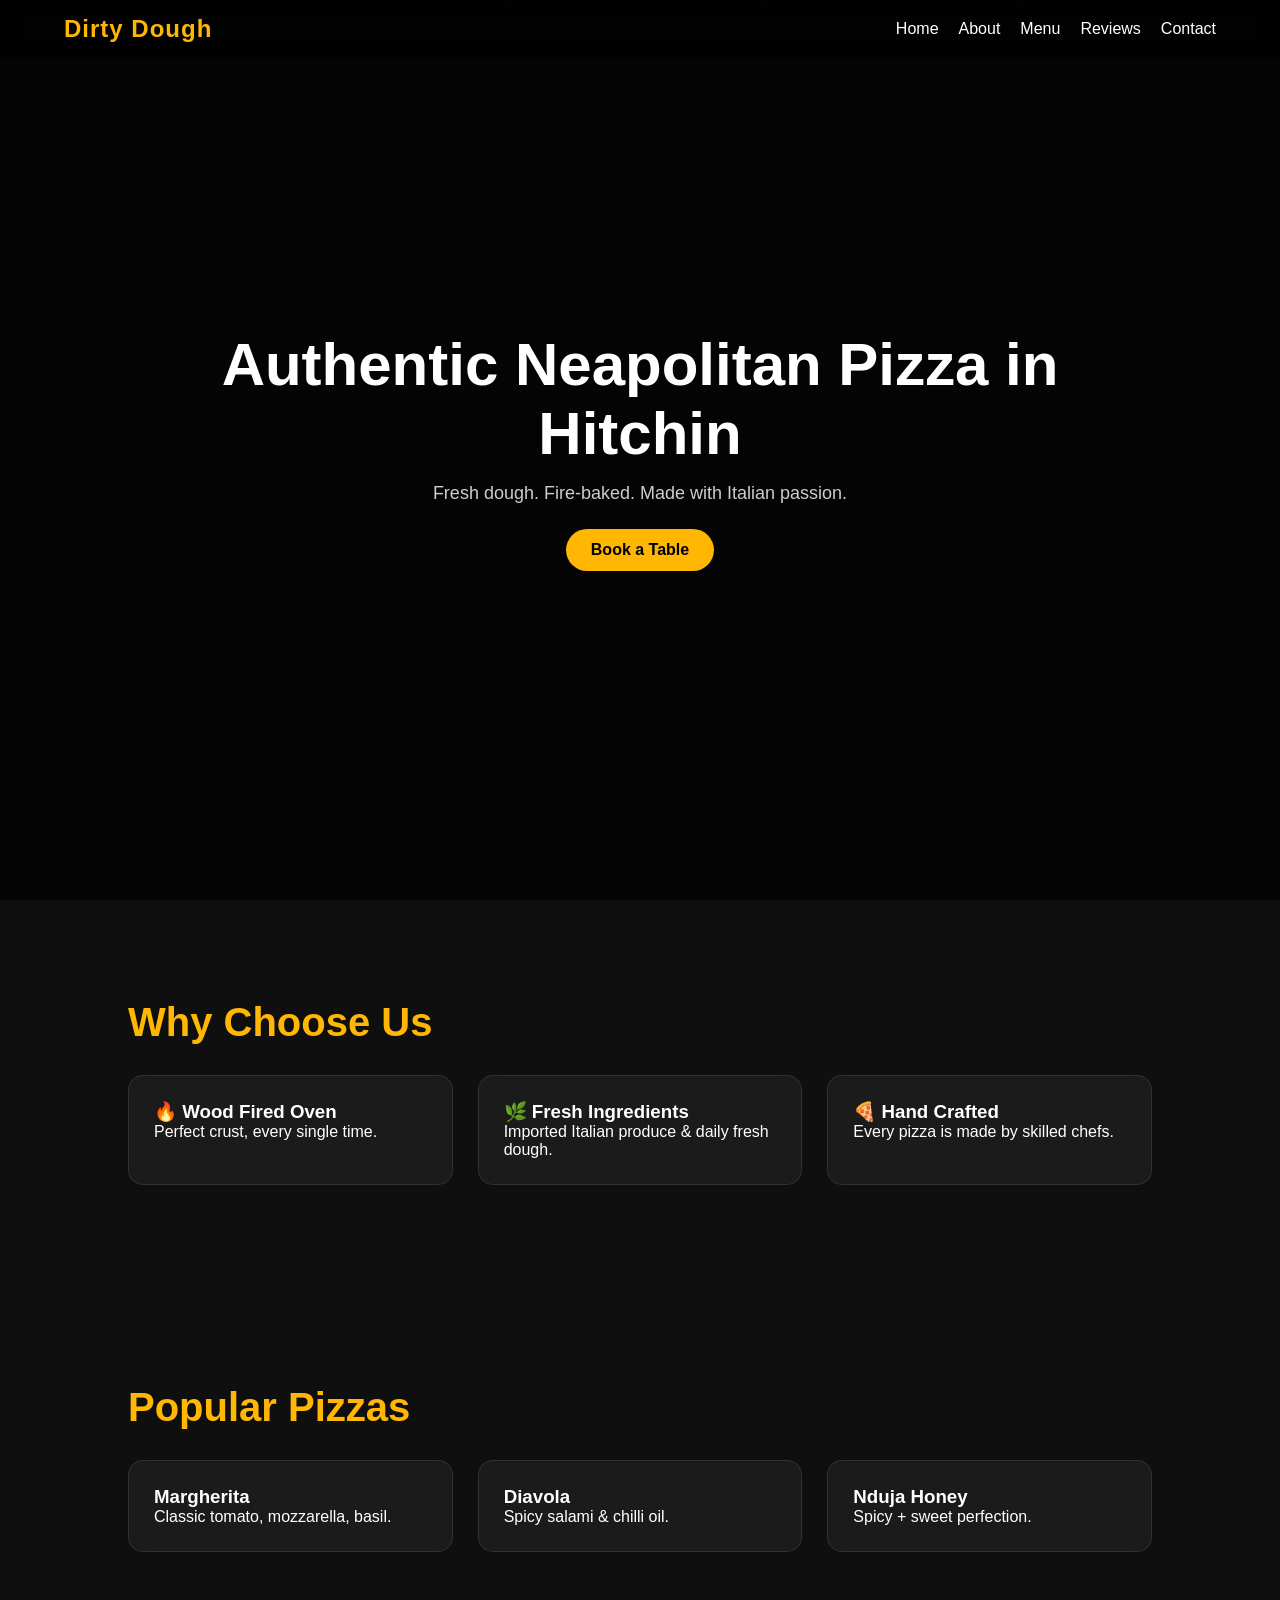
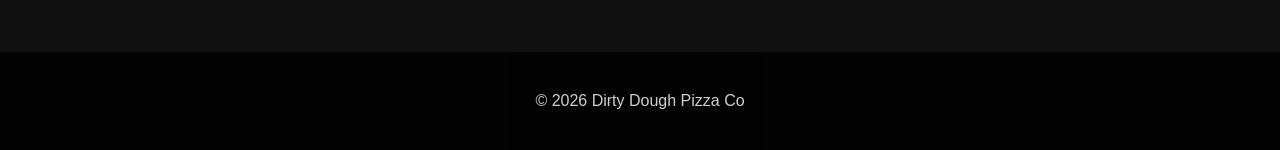
<file: index.html>
<!DOCTYPE html>
<html>
<head>
<title>Dirty Dough Pizza Co</title>
<link rel="stylesheet" href="style.css">
</head>

<body>

<header>
<nav>
<h2>Dirty Dough</h2>
<ul>
<li><a href="index.html">Home</a></li>
<li><a href="about.html">About</a></li>
<li><a href="services.html">Menu</a></li>
<li><a href="testimonials.html">Reviews</a></li>
<li><a href="contact.html">Contact</a></li>
</ul>
</nav>
</header>

<section class="hero">
<h1>Authentic Neapolitan Pizza in Hitchin</h1>
<p>Fresh dough. Fire-baked. Made with Italian passion.</p>
<a class="btn" href="contact.html">Book a Table</a>
</section>

<section class="section">
<h2>Why Choose Us</h2>

<div class="cards">
<div class="card">
<h3>🔥 Wood Fired Oven</h3>
<p>Perfect crust, every single time.</p>
</div>

<div class="card">
<h3>🌿 Fresh Ingredients</h3>
<p>Imported Italian produce & daily fresh dough.</p>
</div>

<div class="card">
<h3>🍕 Hand Crafted</h3>
<p>Every pizza is made by skilled chefs.</p>
</div>
</div>

</section>

<section class="section">
<h2>Popular Pizzas</h2>

<div class="cards">
<div class="card">
<h3>Margherita</h3>
<p>Classic tomato, mozzarella, basil.</p>
</div>

<div class="card">
<h3>Diavola</h3>
<p>Spicy salami & chilli oil.</p>
</div>

<div class="card">
<h3>Nduja Honey</h3>
<p>Spicy + sweet perfection.</p>
</div>
</div>

</section>

<footer>
<p>© 2026 Dirty Dough Pizza Co</p>
</footer>

</body>
</html>
</file>
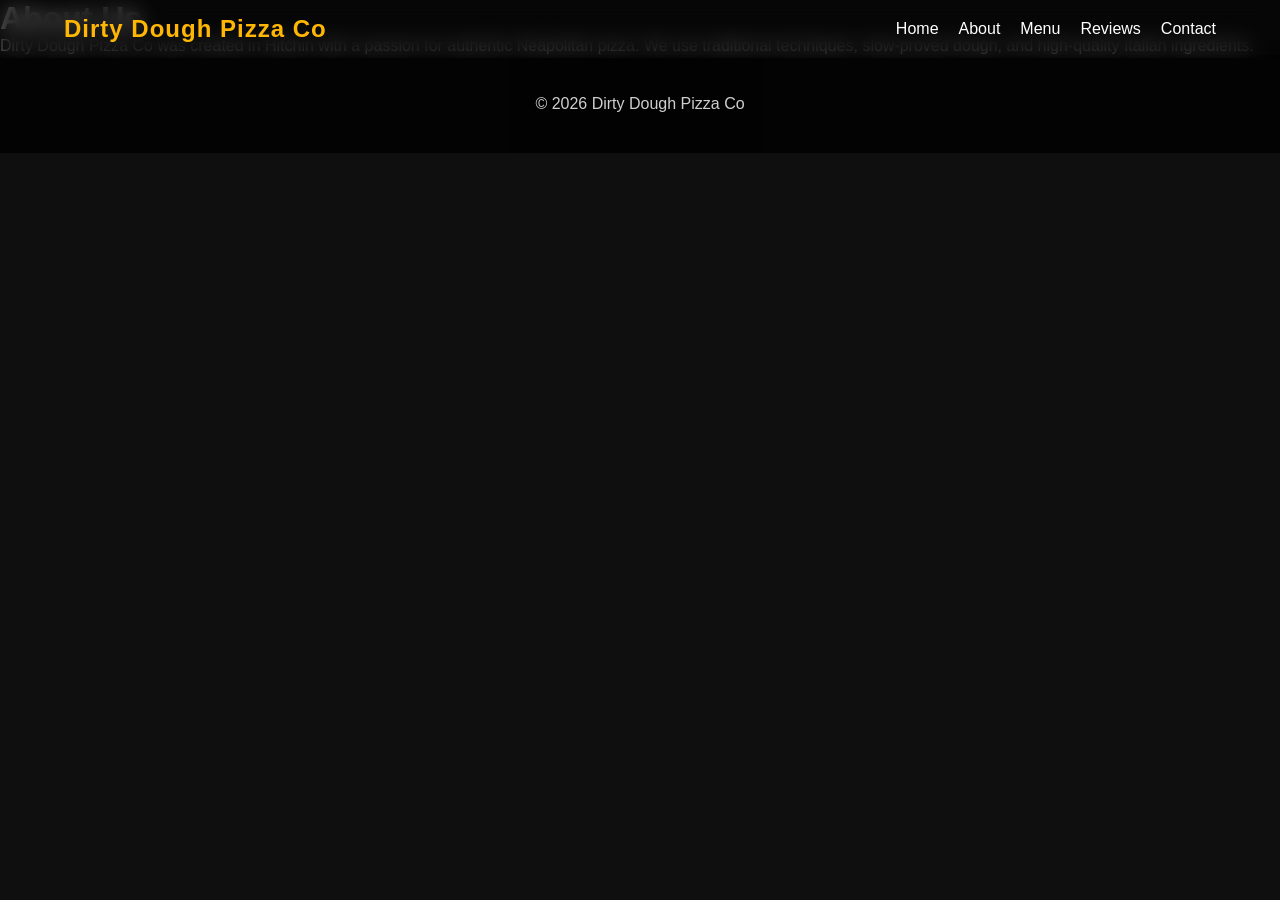
<file: about.html>
<!DOCTYPE html>
<html>
<head>
<title>About</title>
<link rel="stylesheet" href="style.css">
</head>
<body>

<header>
<nav>
<h2>Dirty Dough Pizza Co</h2>
<ul>
<li><a href="index.html">Home</a></li>
<li><a href="about.html">About</a></li>
<li><a href="services.html">Menu</a></li>
<li><a href="testimonials.html">Reviews</a></li>
<li><a href="contact.html">Contact</a></li>
</ul>
</nav>
</header>

<div class="container">
<h1>About Us</h1>
<p>
Dirty Dough Pizza Co was created in Hitchin with a passion for authentic Neapolitan pizza.
We use traditional techniques, slow-proved dough, and high-quality Italian ingredients.
</p>
</div>

<footer>
<p>© 2026 Dirty Dough Pizza Co</p>
</footer>

</body>
</html>
</file>
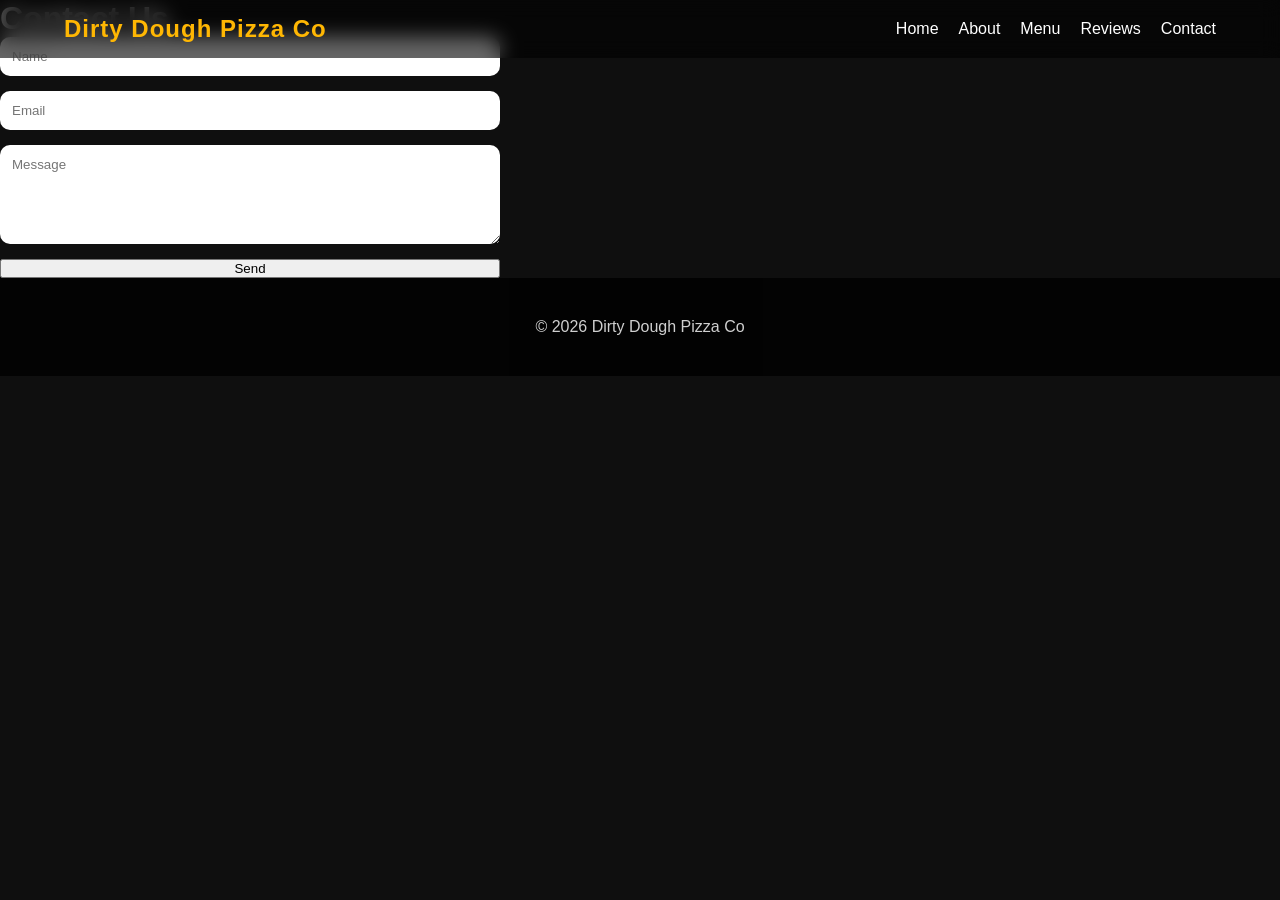
<file: contact.html>
<!DOCTYPE html>
<html>
<head>
<title>Contact</title>
<link rel="stylesheet" href="style.css">
</head>
<body>

<header>
<nav>
<h2>Dirty Dough Pizza Co</h2>
<ul>
<li><a href="index.html">Home</a></li>
<li><a href="about.html">About</a></li>
<li><a href="services.html">Menu</a></li>
<li><a href="testimonials.html">Reviews</a></li>
<li><a href="contact.html">Contact</a></li>
</ul>
</nav>
</header>

<div class="container">
<h1>Contact Us</h1>

<form>
<input type="text" placeholder="Name">
<input type="email" placeholder="Email">
<textarea rows="5" placeholder="Message"></textarea>
<button type="submit">Send</button>
</form>

</div>

<footer>
<p>© 2026 Dirty Dough Pizza Co</p>
</footer>

</body>
</html>
</file>
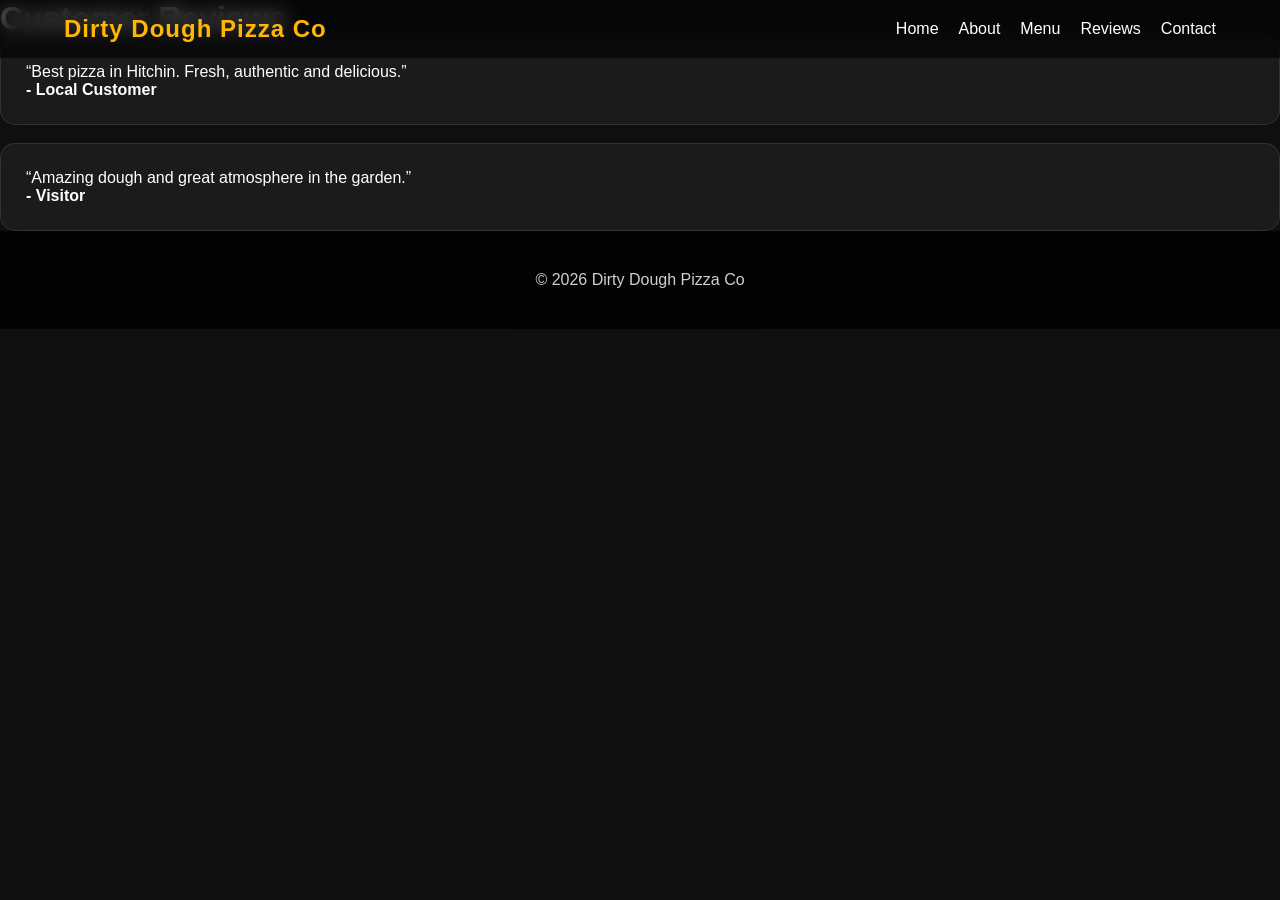
<file: testimonials.html>
<!DOCTYPE html>
<html>
<head>
<title>Reviews</title>
<link rel="stylesheet" href="style.css">
</head>
<body>

<header>
<nav>
<h2>Dirty Dough Pizza Co</h2>
<ul>
<li><a href="index.html">Home</a></li>
<li><a href="about.html">About</a></li>
<li><a href="services.html">Menu</a></li>
<li><a href="testimonials.html">Reviews</a></li>
<li><a href="contact.html">Contact</a></li>
</ul>
</nav>
</header>

<div class="container">
<h1>Customer Reviews</h1>

<div class="card">
<p>“Best pizza in Hitchin. Fresh, authentic and delicious.”</p>
<strong>- Local Customer</strong>
</div>

<br>

<div class="card">
<p>“Amazing dough and great atmosphere in the garden.”</p>
<strong>- Visitor</strong>
</div>

</div>

<footer>
<p>© 2026 Dirty Dough Pizza Co</p>
</footer>

</body>
</html>
</file>
<file: style.css>
* {
  margin: 0;
  padding: 0;
  box-sizing: border-box;
  font-family: 'Arial', sans-serif;
}

body {
  background: #0f0f0f;
  color: #fff;
}

/* NAV */
header {
  position: fixed;
  width: 100%;
  top: 0;
  left: 0;
  background: rgba(0,0,0,0.6);
  backdrop-filter: blur(10px);
  z-index: 1000;
}

nav {
  width: 90%;
  margin: auto;
  display: flex;
  justify-content: space-between;
  align-items: center;
  padding: 15px 0;
}

nav h2 {
  color: #ffb703;
  letter-spacing: 1px;
}

nav ul {
  list-style: none;
  display: flex;
  gap: 20px;
}

nav a {
  color: white;
  text-decoration: none;
  transition: 0.3s;
}

nav a:hover {
  color: #ffb703;
}

/* HERO */
.hero {
  height: 100vh;
  display: flex;
  align-items: center;
  justify-content: center;
  text-align: center;
  flex-direction: column;

  background:
    linear-gradient(rgba(0,0,0,0.7), rgba(0,0,0,0.7)),
    url('https://images.unsplash.com/photo-1601924582970-9238bcb495d8') center/cover;
}

.hero h1 {
  font-size: 60px;
  max-width: 900px;
}

.hero p {
  margin-top: 15px;
  font-size: 18px;
  opacity: 0.8;
}

.btn {
  margin-top: 25px;
  padding: 12px 25px;
  background: #ffb703;
  color: black;
  border-radius: 30px;
  text-decoration: none;
  font-weight: bold;
  transition: 0.3s;
}

.btn:hover {
  transform: scale(1.05);
}

/* SECTIONS */
.section {
  padding: 100px 10%;
}

.section h2 {
  font-size: 40px;
  margin-bottom: 30px;
  color: #ffb703;
}

/* CARDS */
.cards {
  display: grid;
  grid-template-columns: repeat(auto-fit, minmax(250px, 1fr));
  gap: 25px;
}

.card {
  background: rgba(255,255,255,0.05);
  padding: 25px;
  border-radius: 15px;
  backdrop-filter: blur(10px);
  border: 1px solid rgba(255,255,255,0.1);
  transition: 0.3s;
}

.card:hover {
  transform: translateY(-5px);
  border-color: #ffb703;
}

/* FOOTER */
footer {
  text-align: center;
  padding: 40px;
  background: #000;
  opacity: 0.8;
}

/* FORM */
form {
  display: flex;
  flex-direction: column;
  gap: 15px;
  max-width: 500px;
}

input, textarea {
  padding: 12px;
  border-radius: 10px;
  border: none;
  outline: none;
}
</file>
